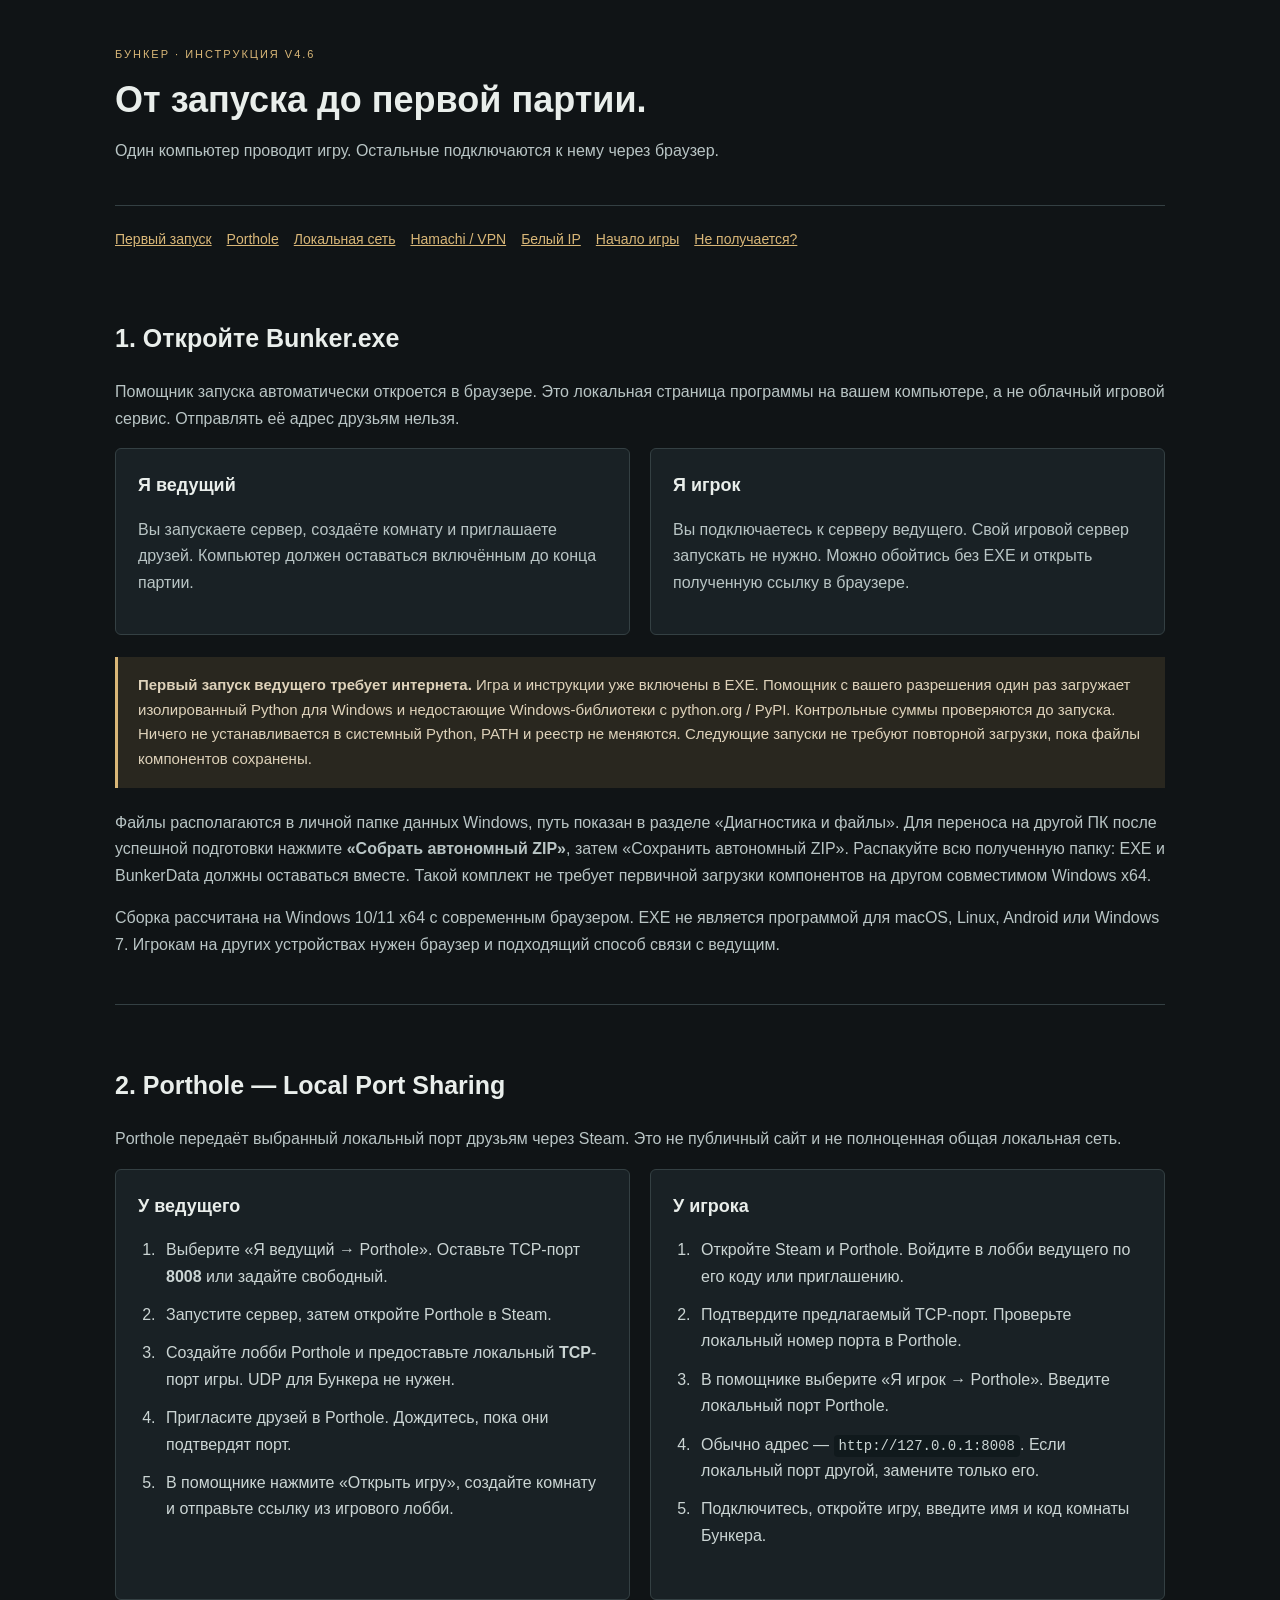
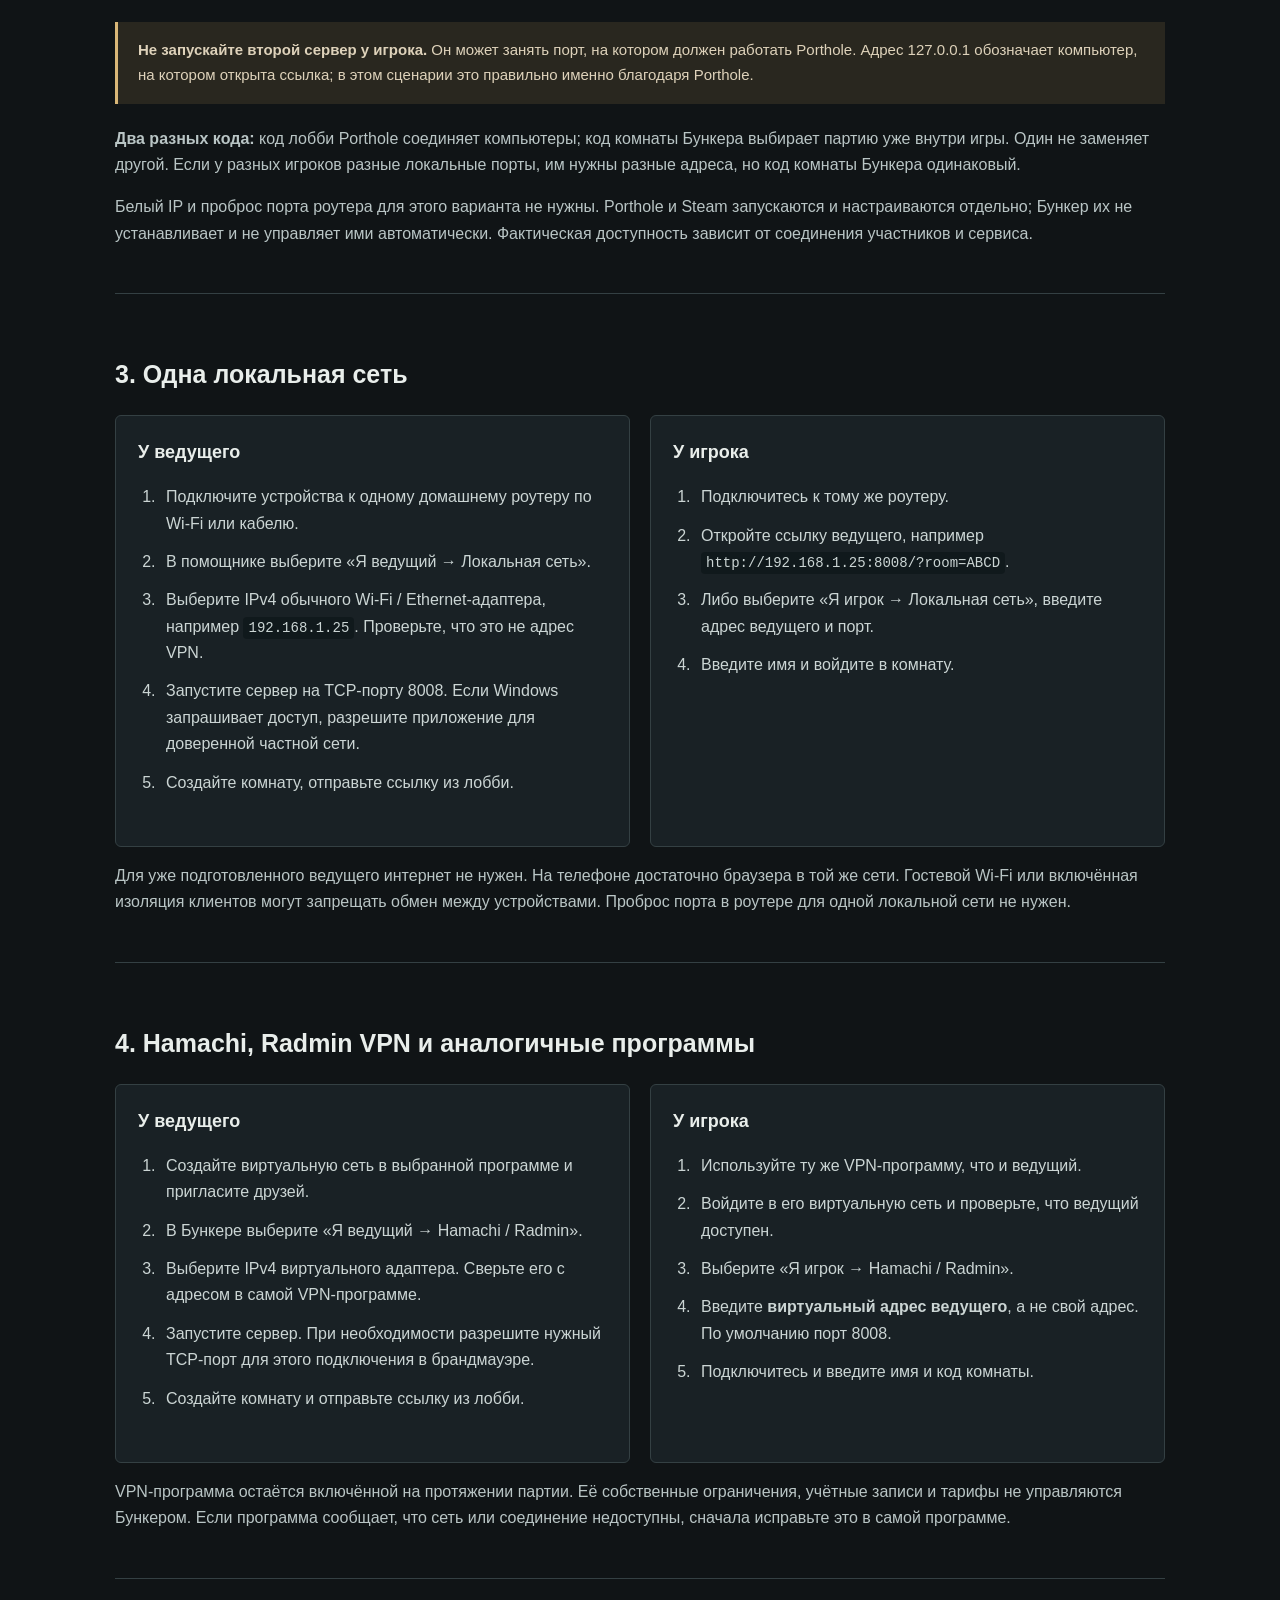
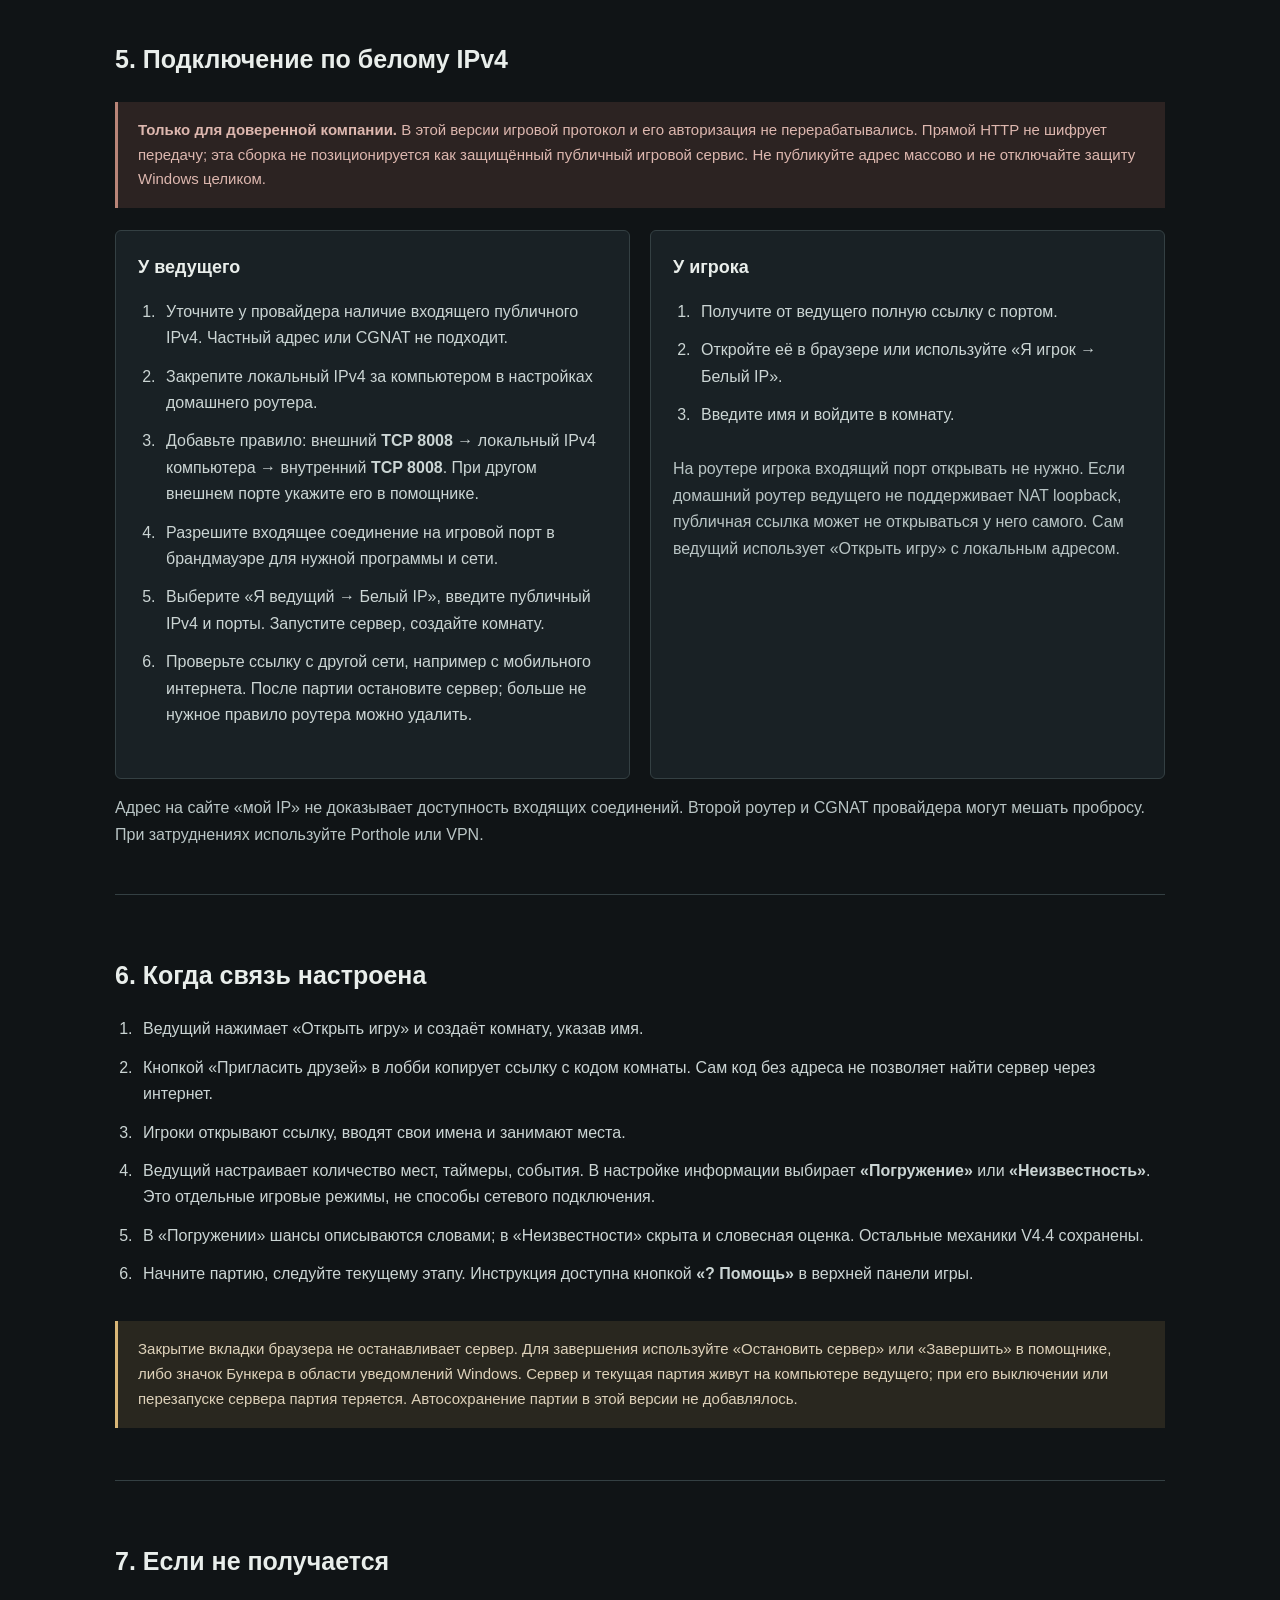
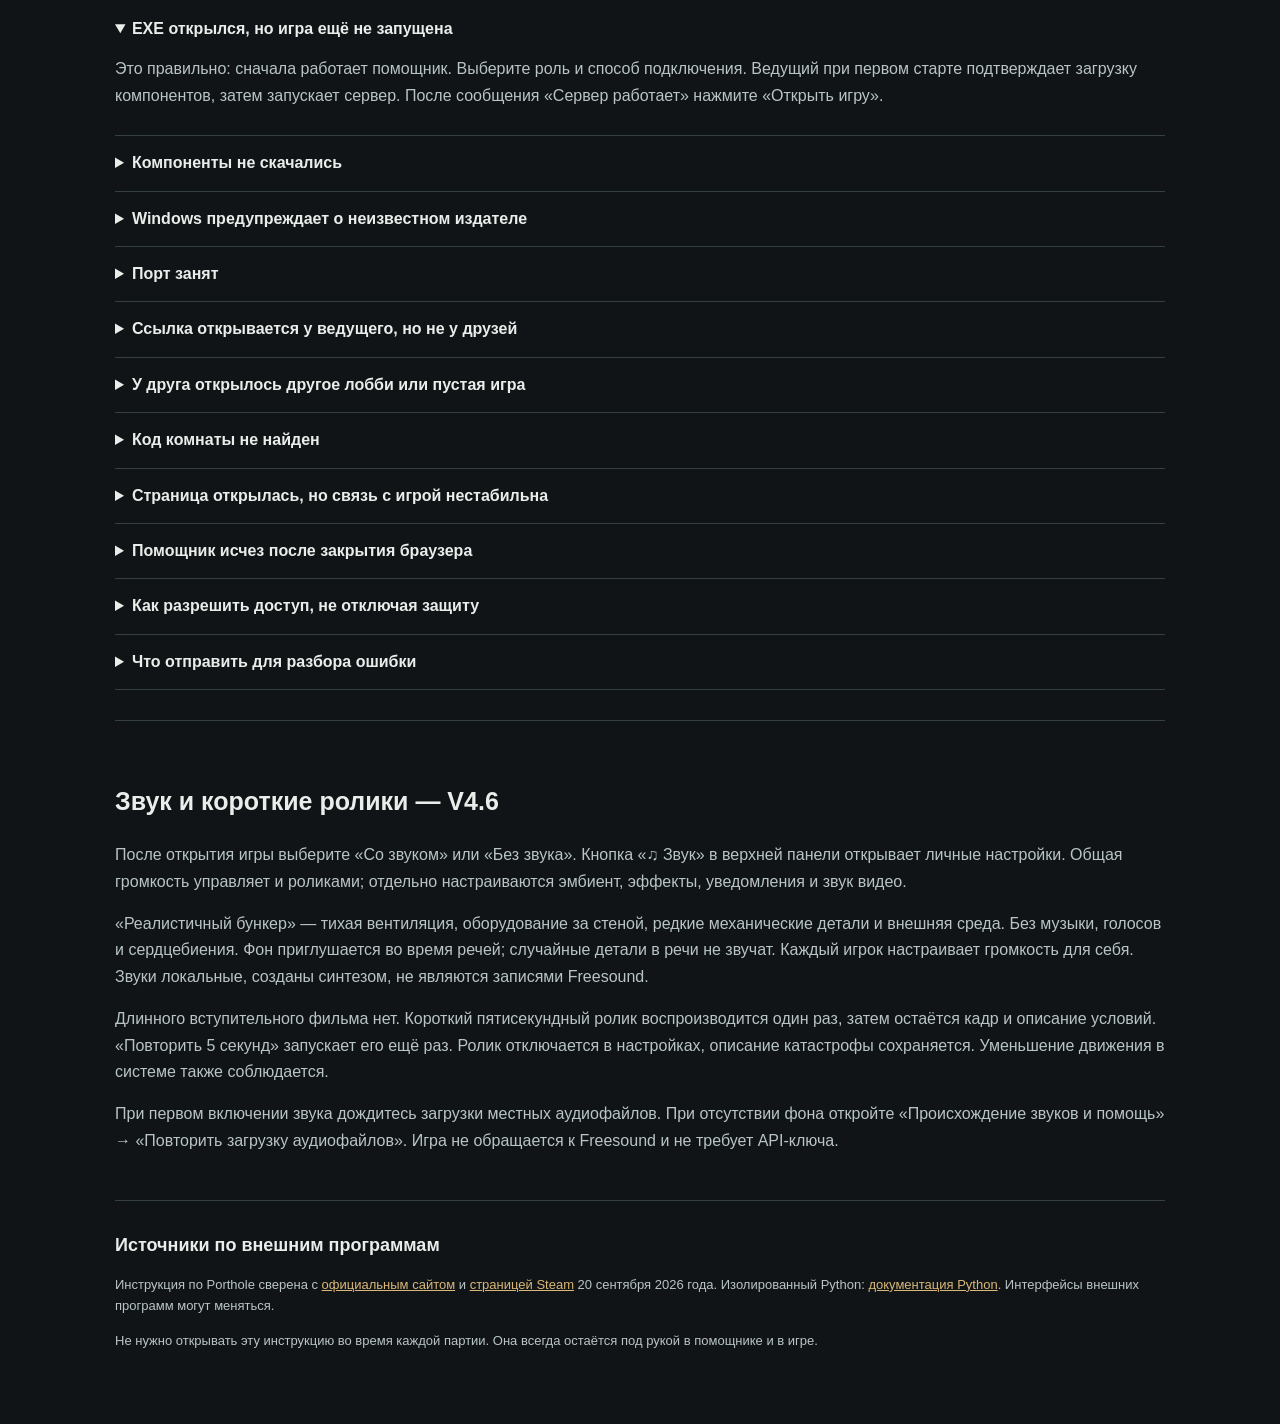
<file: instruction.html>
<!doctype html><html lang="ru"><head><meta charset="utf-8"><meta name="viewport" content="width=device-width,initial-scale=1"><title>Бункер · Как запустить и подключиться</title><link rel="stylesheet" href="help.css"></head><body><main>
<header><span class="tag">БУНКЕР · ИНСТРУКЦИЯ V4.6</span><h1>От запуска до первой партии.</h1><p>Один компьютер проводит игру. Остальные подключаются к нему через браузер.</p></header>
<nav><a href="#first">Первый запуск</a><a href="#porthole">Porthole</a><a href="#lan">Локальная сеть</a><a href="#vpn">Hamachi / VPN</a><a href="#public">Белый IP</a><a href="#game">Начало игры</a><a href="#problems">Не получается?</a></nav>
<section id="first"><h2>1. Откройте Bunker.exe</h2><p>Помощник запуска автоматически откроется в браузере. Это локальная страница программы на вашем компьютере, а не облачный игровой сервис. Отправлять её адрес друзьям нельзя.</p><div class="split"><article><h3>Я ведущий</h3><p>Вы запускаете сервер, создаёте комнату и приглашаете друзей. Компьютер должен оставаться включённым до конца партии.</p></article><article><h3>Я игрок</h3><p>Вы подключаетесь к серверу ведущего. Свой игровой сервер запускать не нужно. Можно обойтись без EXE и открыть полученную ссылку в браузере.</p></article></div><div class="note"><strong>Первый запуск ведущего требует интернета.</strong> Игра и инструкции уже включены в EXE. Помощник с вашего разрешения один раз загружает изолированный Python для Windows и недостающие Windows-библиотеки с python.org / PyPI. Контрольные суммы проверяются до запуска. Ничего не устанавливается в системный Python, PATH и реестр не меняются. Следующие запуски не требуют повторной загрузки, пока файлы компонентов сохранены.</div><p>Файлы располагаются в личной папке данных Windows, путь показан в разделе «Диагностика и файлы». Для переноса на другой ПК после успешной подготовки нажмите <strong>«Собрать автономный ZIP»</strong>, затем «Сохранить автономный ZIP». Распакуйте всю полученную папку: EXE и BunkerData должны оставаться вместе. Такой комплект не требует первичной загрузки компонентов на другом совместимом Windows x64.</p><p>Сборка рассчитана на Windows 10/11 x64 с современным браузером. EXE не является программой для macOS, Linux, Android или Windows 7. Игрокам на других устройствах нужен браузер и подходящий способ связи с ведущим.</p></section>
<section id="porthole"><h2>2. Porthole — Local Port Sharing</h2><p>Porthole передаёт выбранный локальный порт друзьям через Steam. Это не публичный сайт и не полноценная общая локальная сеть.</p><div class="split"><article><h3>У ведущего</h3><ol><li>Выберите «Я ведущий → Porthole». Оставьте TCP-порт <strong>8008</strong> или задайте свободный.</li><li>Запустите сервер, затем откройте Porthole в Steam.</li><li>Создайте лобби Porthole и предоставьте локальный <strong>TCP</strong>-порт игры. UDP для Бункера не нужен.</li><li>Пригласите друзей в Porthole. Дождитесь, пока они подтвердят порт.</li><li>В помощнике нажмите «Открыть игру», создайте комнату и отправьте ссылку из игрового лобби.</li></ol></article><article><h3>У игрока</h3><ol><li>Откройте Steam и Porthole. Войдите в лобби ведущего по его коду или приглашению.</li><li>Подтвердите предлагаемый TCP-порт. Проверьте локальный номер порта в Porthole.</li><li>В помощнике выберите «Я игрок → Porthole». Введите локальный порт Porthole.</li><li>Обычно адрес — <code>http://127.0.0.1:8008</code>. Если локальный порт другой, замените только его.</li><li>Подключитесь, откройте игру, введите имя и код комнаты Бункера.</li></ol></article></div><div class="note"><strong>Не запускайте второй сервер у игрока.</strong> Он может занять порт, на котором должен работать Porthole. Адрес 127.0.0.1 обозначает компьютер, на котором открыта ссылка; в этом сценарии это правильно именно благодаря Porthole.</div><p><strong>Два разных кода:</strong> код лобби Porthole соединяет компьютеры; код комнаты Бункера выбирает партию уже внутри игры. Один не заменяет другой. Если у разных игроков разные локальные порты, им нужны разные адреса, но код комнаты Бункера одинаковый.</p><p>Белый IP и проброс порта роутера для этого варианта не нужны. Porthole и Steam запускаются и настраиваются отдельно; Бункер их не устанавливает и не управляет ими автоматически. Фактическая доступность зависит от соединения участников и сервиса.</p></section>
<section id="lan"><h2>3. Одна локальная сеть</h2><div class="split"><article><h3>У ведущего</h3><ol><li>Подключите устройства к одному домашнему роутеру по Wi-Fi или кабелю.</li><li>В помощнике выберите «Я ведущий → Локальная сеть».</li><li>Выберите IPv4 обычного Wi-Fi / Ethernet-адаптера, например <code>192.168.1.25</code>. Проверьте, что это не адрес VPN.</li><li>Запустите сервер на TCP-порту 8008. Если Windows запрашивает доступ, разрешите приложение для доверенной частной сети.</li><li>Создайте комнату, отправьте ссылку из лобби.</li></ol></article><article><h3>У игрока</h3><ol><li>Подключитесь к тому же роутеру.</li><li>Откройте ссылку ведущего, например <code>http://192.168.1.25:8008/?room=ABCD</code>.</li><li>Либо выберите «Я игрок → Локальная сеть», введите адрес ведущего и порт.</li><li>Введите имя и войдите в комнату.</li></ol></article></div><p>Для уже подготовленного ведущего интернет не нужен. На телефоне достаточно браузера в той же сети. Гостевой Wi-Fi или включённая изоляция клиентов могут запрещать обмен между устройствами. Проброс порта в роутере для одной локальной сети не нужен.</p></section>
<section id="vpn"><h2>4. Hamachi, Radmin VPN и аналогичные программы</h2><div class="split"><article><h3>У ведущего</h3><ol><li>Создайте виртуальную сеть в выбранной программе и пригласите друзей.</li><li>В Бункере выберите «Я ведущий → Hamachi / Radmin».</li><li>Выберите IPv4 виртуального адаптера. Сверьте его с адресом в самой VPN-программе.</li><li>Запустите сервер. При необходимости разрешите нужный TCP-порт для этого подключения в брандмауэре.</li><li>Создайте комнату и отправьте ссылку из лобби.</li></ol></article><article><h3>У игрока</h3><ol><li>Используйте ту же VPN-программу, что и ведущий.</li><li>Войдите в его виртуальную сеть и проверьте, что ведущий доступен.</li><li>Выберите «Я игрок → Hamachi / Radmin».</li><li>Введите <strong>виртуальный адрес ведущего</strong>, а не свой адрес. По умолчанию порт 8008.</li><li>Подключитесь и введите имя и код комнаты.</li></ol></article></div><p>VPN-программа остаётся включённой на протяжении партии. Её собственные ограничения, учётные записи и тарифы не управляются Бункером. Если программа сообщает, что сеть или соединение недоступны, сначала исправьте это в самой программе.</p></section>
<section id="public"><h2>5. Подключение по белому IPv4</h2><div class="note danger"><strong>Только для доверенной компании.</strong> В этой версии игровой протокол и его авторизация не перерабатывались. Прямой HTTP не шифрует передачу; эта сборка не позиционируется как защищённый публичный игровой сервис. Не публикуйте адрес массово и не отключайте защиту Windows целиком.</div><div class="split"><article><h3>У ведущего</h3><ol><li>Уточните у провайдера наличие входящего публичного IPv4. Частный адрес или CGNAT не подходит.</li><li>Закрепите локальный IPv4 за компьютером в настройках домашнего роутера.</li><li>Добавьте правило: внешний <strong>TCP 8008</strong> → локальный IPv4 компьютера → внутренний <strong>TCP 8008</strong>. При другом внешнем порте укажите его в помощнике.</li><li>Разрешите входящее соединение на игровой порт в брандмауэре для нужной программы и сети.</li><li>Выберите «Я ведущий → Белый IP», введите публичный IPv4 и порты. Запустите сервер, создайте комнату.</li><li>Проверьте ссылку с другой сети, например с мобильного интернета. После партии остановите сервер; больше не нужное правило роутера можно удалить.</li></ol></article><article><h3>У игрока</h3><ol><li>Получите от ведущего полную ссылку с портом.</li><li>Откройте её в браузере или используйте «Я игрок → Белый IP».</li><li>Введите имя и войдите в комнату.</li></ol><p>На роутере игрока входящий порт открывать не нужно. Если домашний роутер ведущего не поддерживает NAT loopback, публичная ссылка может не открываться у него самого. Сам ведущий использует «Открыть игру» с локальным адресом.</p></article></div><p>Адрес на сайте «мой IP» не доказывает доступность входящих соединений. Второй роутер и CGNAT провайдера могут мешать пробросу. При затруднениях используйте Porthole или VPN.</p></section>
<section id="game"><h2>6. Когда связь настроена</h2><ol><li>Ведущий нажимает «Открыть игру» и создаёт комнату, указав имя.</li><li>Кнопкой «Пригласить друзей» в лобби копирует ссылку с кодом комнаты. Сам код без адреса не позволяет найти сервер через интернет.</li><li>Игроки открывают ссылку, вводят свои имена и занимают места.</li><li>Ведущий настраивает количество мест, таймеры, события. В настройке информации выбирает <strong>«Погружение»</strong> или <strong>«Неизвестность»</strong>. Это отдельные игровые режимы, не способы сетевого подключения.</li><li>В «Погружении» шансы описываются словами; в «Неизвестности» скрыта и словесная оценка. Остальные механики V4.4 сохранены.</li><li>Начните партию, следуйте текущему этапу. Инструкция доступна кнопкой <strong>«? Помощь»</strong> в верхней панели игры.</li></ol><div class="note">Закрытие вкладки браузера не останавливает сервер. Для завершения используйте «Остановить сервер» или «Завершить» в помощнике, либо значок Бункера в области уведомлений Windows. Сервер и текущая партия живут на компьютере ведущего; при его выключении или перезапуске сервера партия теряется. Автосохранение партии в этой версии не добавлялось.</div></section>
<section id="problems"><h2>7. Если не получается</h2>
<details open><summary>EXE открылся, но игра ещё не запущена</summary><p>Это правильно: сначала работает помощник. Выберите роль и способ подключения. Ведущий при первом старте подтверждает загрузку компонентов, затем запускает сервер. После сообщения «Сервер работает» нажмите «Открыть игру».</p></details>
<details><summary>Компоненты не скачались</summary><p>Нужен доступ к python.org, pypi.org и files.pythonhosted.org. При ошибке на экране отображается причина. Повторите запуск после восстановления связи. Уже загруженные файлы проверяются и используются повторно. Системный Python устанавливать не требуется. Альтернатива — получить автономный ZIP с другого компьютера, где подготовка уже прошла успешно.</p></details>
<details><summary>Windows предупреждает о неизвестном издателе</summary><p>У EXE нет платной цифровой подписи. Проверяйте источник файла и его контрольную сумму. Не отключайте антивирус и SmartScreen. Если файл заблокирован, изучите предупреждение или попросите администратора проверить его. Наличие такого предупреждения само по себе не подтверждает ни безопасность, ни вредоносность файла.</p></details>
<details><summary>Порт занят</summary><p>Программа не завершает чужие процессы. Остановите старый экземпляр сервера или выберите другой порт. Для Porthole изменённый порт должен соответствовать настройкам передачи и локальному порту игрока. Для белого IP проверьте и перенаправление роутера. Игрок Porthole не должен запускать свой сервер.</p></details>
<details><summary>Ссылка открывается у ведущего, но не у друзей</summary><p>Проверьте роль, режим, IP и порт. В LAN/VPN нельзя отправлять 127.0.0.1: это адрес компьютера самого игрока. Для Porthole такой адрес подходит только после подключения и подтверждения порта. Для белого IP проверьте соединение с другой сети. Локальная проверка не подтверждает доступность из интернета.</p></details>
<details><summary>У друга открылось другое лобби или пустая игра</summary><p>Возможно, друг запустил собственный сервер вместо подключения к ведущему. Остановите его сервер, восстановите порт Porthole или откройте точный адрес ведущего. Одинаковый номер порта на разных компьютерах не означает, что это одна игра.</p></details>
<details><summary>Код комнаты не найден</summary><p>Сначала проверьте адрес сервера. Комната существует только на компьютере, где ведущий её создал, и пропадает после остановки сервера. Код лобби Porthole — не код комнаты Бункера.</p></details>
<details><summary>Страница открылась, но связь с игрой нестабильна</summary><p>Проверка адреса проверяет только HTTP-ответ. Она не гарантирует полноценную работу WebSocket. Не выключайте Porthole/VPN, проверьте стабильность сети. Сетевая логика игры в этом обновлении не переписывалась.</p></details>
<details><summary>Помощник исчез после закрытия браузера</summary><p>Дважды щёлкните значок Бункера в области уведомлений Windows или снова запустите тот же Bunker.exe. Повторный запуск открывает уже работающий помощник. Значок может быть спрятан под стрелкой возле часов.</p></details>
<details><summary>Как разрешить доступ, не отключая защиту</summary><p>Используйте запрос разрешения Windows либо отдельное входящее правило TCP для выбранного порта и нужной сети в «Брандмауэр Защитника Windows в режиме повышенной безопасности». Сервер исполняется вложенным runtime\python.exe, а не самим интерфейсом помощника. Не разрешайте все программы, все порты или весь трафик. VPN иногда получает общедоступный профиль сети — сверяйте профиль, а не выключайте брандмауэр. Изменение правил может потребовать администратора.</p></details>
<details><summary>Что отправить для разбора ошибки</summary><p>Откройте «Диагностика и файлы», сохраните журнал и приложите снимок ошибки. Укажите выбранный способ подключения, роль и порт. Перед отправкой проверьте журнал на наличие имён и кодов комнаты. Файл настроек помощника не содержит паролей от Hamachi, Steam или Porthole.</p></details>
</section><section><h2>Звук и короткие ролики — V4.6</h2><p>После открытия игры выберите «Со звуком» или «Без звука». Кнопка «♫ Звук» в верхней панели открывает личные настройки. Общая громкость управляет и роликами; отдельно настраиваются эмбиент, эффекты, уведомления и звук видео.</p><p>«Реалистичный бункер» — тихая вентиляция, оборудование за стеной, редкие механические детали и внешняя среда. Без музыки, голосов и сердцебиения. Фон приглушается во время речей; случайные детали в речи не звучат. Каждый игрок настраивает громкость для себя. Звуки локальные, созданы синтезом, не являются записями Freesound.</p><p>Длинного вступительного фильма нет. Короткий пятисекундный ролик воспроизводится один раз, затем остаётся кадр и описание условий. «Повторить 5 секунд» запускает его ещё раз. Ролик отключается в настройках, описание катастрофы сохраняется. Уменьшение движения в системе также соблюдается.</p><p>При первом включении звука дождитесь загрузки местных аудиофайлов. При отсутствии фона откройте «Происхождение звуков и помощь» → «Повторить загрузку аудиофайлов». Игра не обращается к Freesound и не требует API-ключа.</p></section><footer><h3>Источники по внешним программам</h3><p>Инструкция по Porthole сверена с <a href="https://porthole.sestudio.org/" target="_blank" rel="noopener noreferrer">официальным сайтом</a> и <a href="https://store.steampowered.com/app/4963920/Porthole__Local_Port_Sharing/" target="_blank" rel="noopener noreferrer">страницей Steam</a> 20 сентября 2026 года. Изолированный Python: <a href="https://docs.python.org/3.13/using/windows.html#the-embeddable-package" target="_blank" rel="noopener noreferrer">документация Python</a>. Интерфейсы внешних программ могут меняться.</p><p>Не нужно открывать эту инструкцию во время каждой партии. Она всегда остаётся под рукой в помощнике и в игре.</p></footer></main></body></html>
</file>
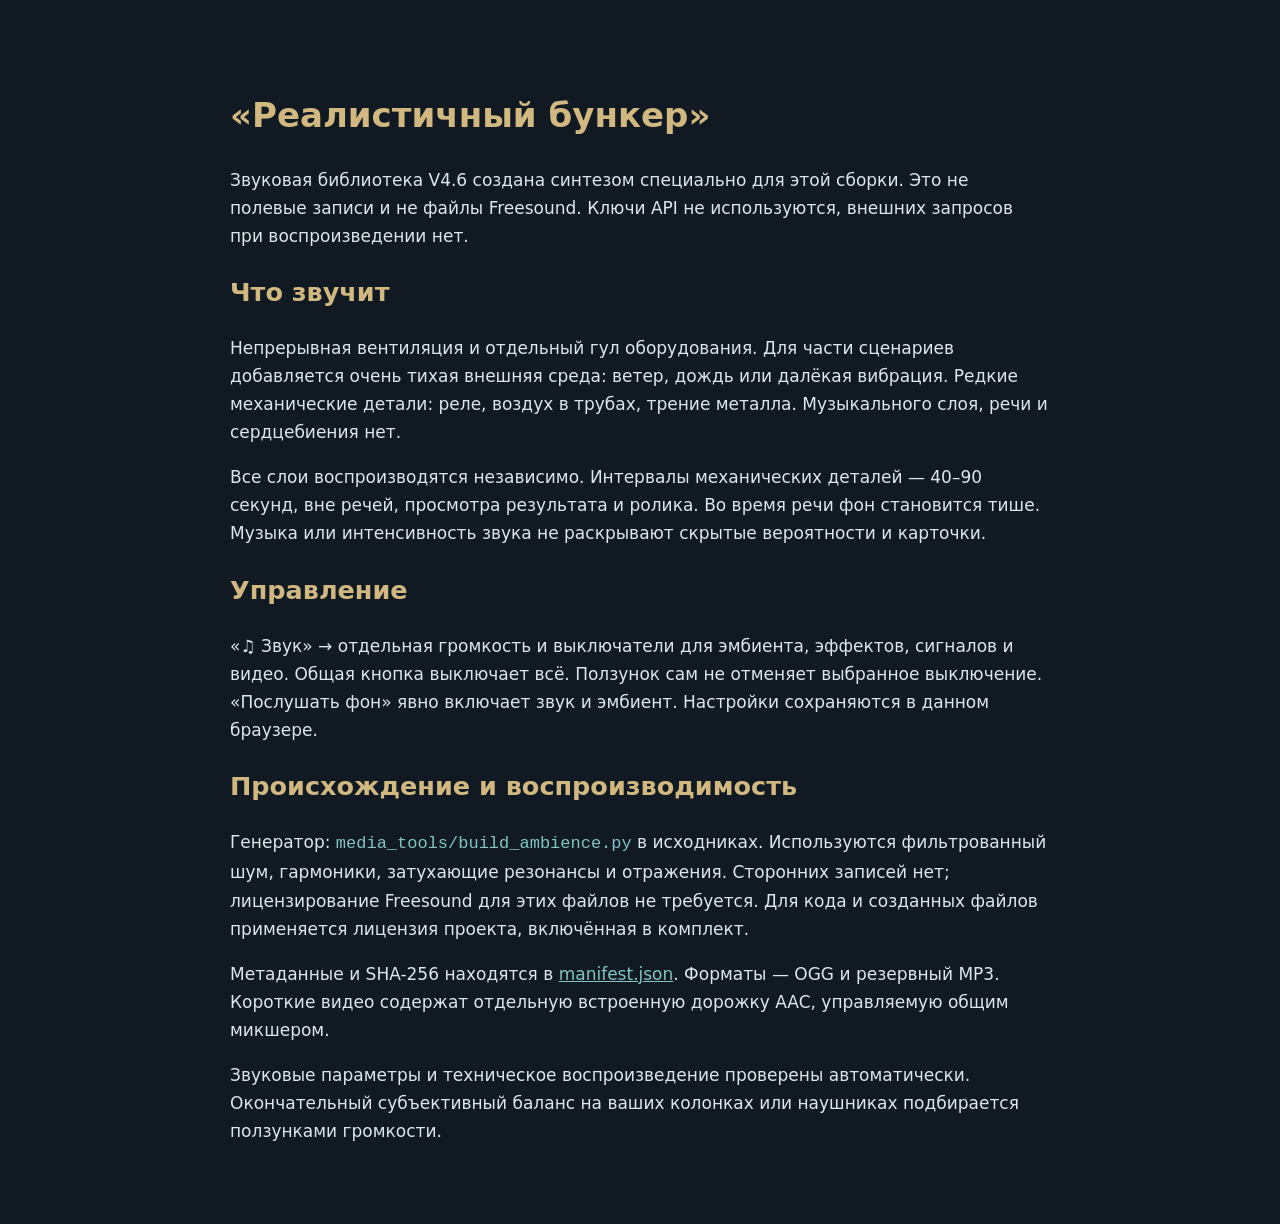
<file: Bunker_V4_6_Source/app/static/audio/realistic_bunker/ABOUT_AUDIO.html>
<!doctype html><html lang="ru"><meta charset="utf-8"><meta name="viewport" content="width=device-width,initial-scale=1"><title>Бункер — звуковое оформление</title><style>body{background:#111a22;color:#dce6ed;font:17px/1.65 system-ui;max-width:820px;margin:40px auto;padding:24px}h1,h2{color:#d1b780}code{color:#82c5c4}a{color:#82c5c4}</style><h1>«Реалистичный бункер»</h1><p>Звуковая библиотека V4.6 создана синтезом специально для этой сборки. Это не полевые записи и не файлы Freesound. Ключи API не используются, внешних запросов при воспроизведении нет.</p><h2>Что звучит</h2><p>Непрерывная вентиляция и отдельный гул оборудования. Для части сценариев добавляется очень тихая внешняя среда: ветер, дождь или далёкая вибрация. Редкие механические детали: реле, воздух в трубах, трение металла. Музыкального слоя, речи и сердцебиения нет.</p><p>Все слои воспроизводятся независимо. Интервалы механических деталей — 40–90 секунд, вне речей, просмотра результата и ролика. Во время речи фон становится тише. Музыка или интенсивность звука не раскрывают скрытые вероятности и карточки.</p><h2>Управление</h2><p>«♫ Звук» → отдельная громкость и выключатели для эмбиента, эффектов, сигналов и видео. Общая кнопка выключает всё. Ползунок сам не отменяет выбранное выключение. «Послушать фон» явно включает звук и эмбиент. Настройки сохраняются в данном браузере.</p><h2>Происхождение и воспроизводимость</h2><p>Генератор: <code>media_tools/build_ambience.py</code> в исходниках. Используются фильтрованный шум, гармоники, затухающие резонансы и отражения. Сторонних записей нет; лицензирование Freesound для этих файлов не требуется. Для кода и созданных файлов применяется лицензия проекта, включённая в комплект.</p><p>Метаданные и SHA-256 находятся в <a href="manifest.json">manifest.json</a>. Форматы — OGG и резервный MP3. Короткие видео содержат отдельную встроенную дорожку AAC, управляемую общим микшером.</p><p>Звуковые параметры и техническое воспроизведение проверены автоматически. Окончательный субъективный баланс на ваших колонках или наушниках подбирается ползунками громкости.</p></html>
</file>
<file: help.css>
:root{color-scheme:dark}*{box-sizing:border-box}html{scroll-behavior:smooth}body{margin:0;background:#101416;color:#e9eeeb;font:16px/1.65 "Segoe UI",Arial,sans-serif}main{max-width:1100px;margin:auto;padding:40px 25px}header{padding:0 0 25px;border-bottom:1px solid #344043}h1{font-size:36px;line-height:1.2;margin:12px 0}h2{font-size:25px;margin:0 0 20px}h3{font-size:18px;margin:0 0 10px}p{color:#b9c5c5}a{color:#d9b778}code{background:#10191c;padding:3px 5px;border-radius:4px;font-size:14px;overflow-wrap:anywhere}.tag{letter-spacing:2px;font-size:11px;color:#d9b778}nav{display:flex;gap:15px;flex-wrap:wrap;padding:22px 0;font-size:14px}section{margin:15px 0 30px;padding:30px 0;border-bottom:1px solid #344043;scroll-margin-top:15px}.split{display:grid;grid-template-columns:1fr 1fr;gap:20px}article{background:#192125;border:1px solid #344043;padding:22px;border-radius:6px}ol{padding-left:22px}li{padding:0 0 12px 6px;color:#cbd5d4}.note{background:#29271f;border-left:3px solid #d9b778;margin:22px 0;padding:16px 20px;color:#ded2ba;font-size:15px}.danger{background:#2c2322;border-color:#b98578;color:#ddb7af}summary{cursor:pointer;padding:14px 0;font-weight:600}details{border-bottom:1px solid #344043}details p{margin-top:0;padding-bottom:10px}footer{font-size:13px;padding-bottom:20px}@media(max-width:720px){.split{grid-template-columns:1fr}main{padding:23px 18px}h1{font-size:29px}h2{font-size:23px}article{padding:17px}}
</file>
